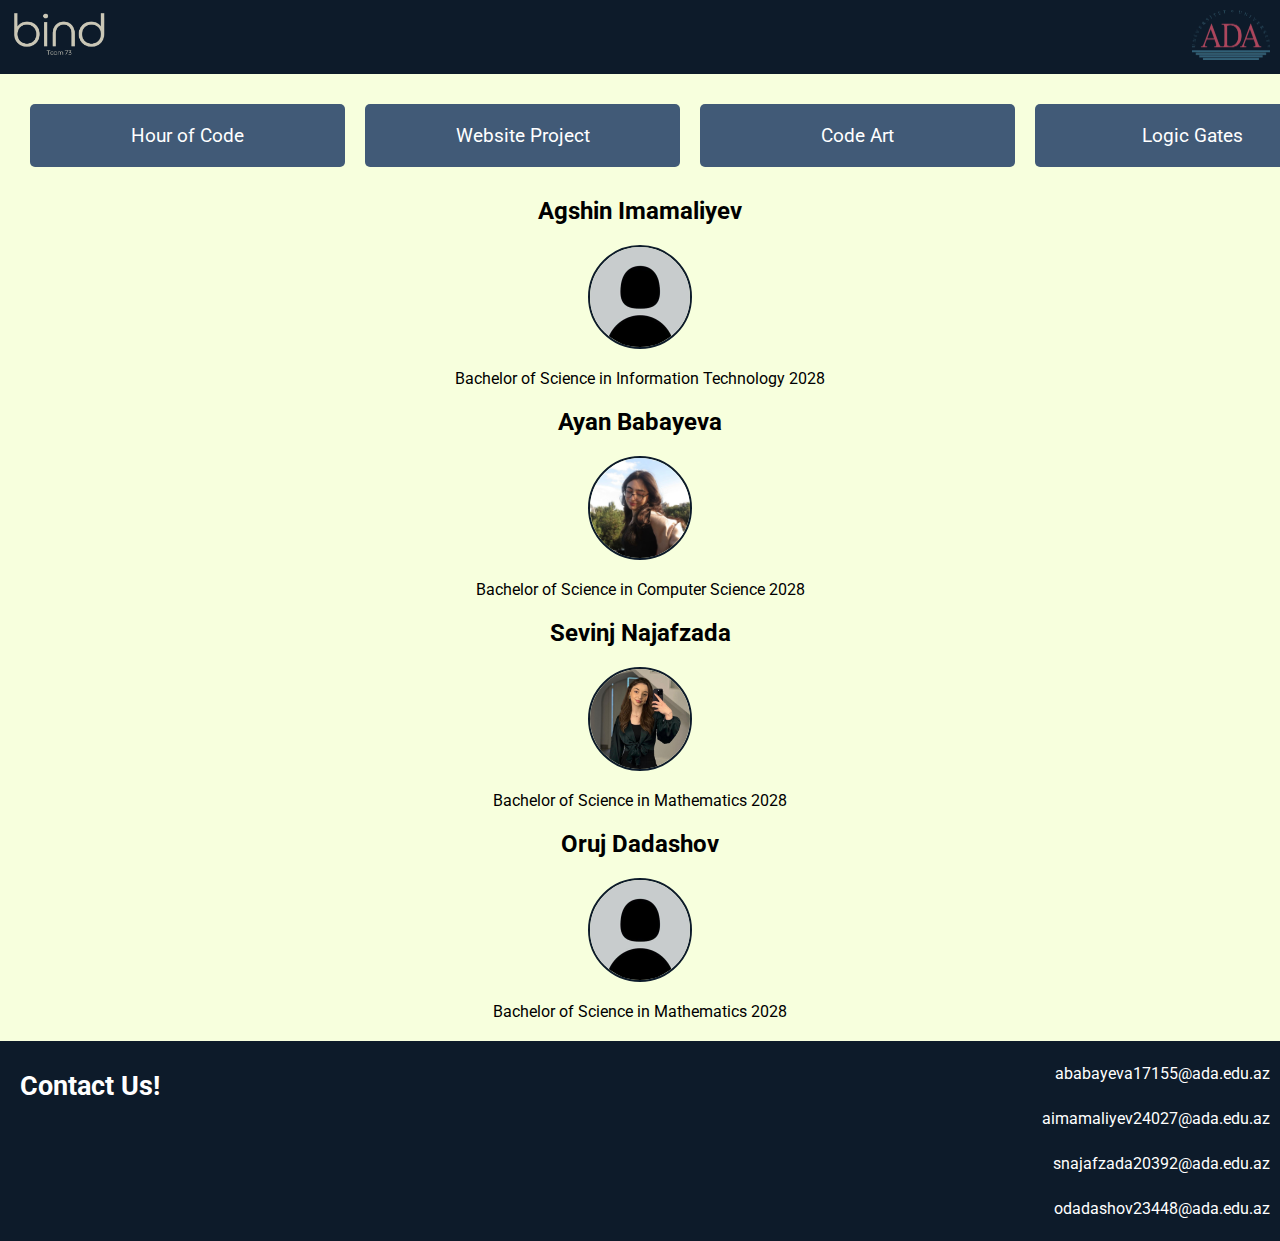
<file: index.html>
<!DOCTYPE html>
<html lang="en">
<head>
    <meta charset="UTF-8">
    <meta name="viewport" content="width=device-width, initial-scale=1.0">
    <link rel="stylesheet" href="styles.css">
    <title>BIND</title>
</head>
<body>
    <div class="header">
        <a href="index.html">
            <img src="logo.png"  class="logo">
        </a>
        <a href="https://www.ada.edu.az/en" target="_blank">
            <img src="adalogo.png" class="ada-logo">
        </a>
    </div>
    
    <div class="container">
        <div class="box">
            <a href="hoc.html" style="color: white; text-decoration: none;">
                Hour of Code
            </a>
        </div>
        <div class="box">
            <a href="wp.html" style="color: white; text-decoration: none;">
                Website Project
            </a>
        </div>
        <div class="box">
            <a href="code-artist.html" style="color: white; text-decoration: none;">
                Code Art

            </a>
        </div>
        <div class="box">
            <a href="lgates.html" style="color: white; text-decoration: none;">
                Logic Gates

            </a>
        </div>
    </div>
    
    <main>
        <div class="team-member">
            <h2><a href="https://www.codecademy.com/profiles/AgshinImamaliyev" style="text-decoration: none; color: inherit;">Agshin Imamaliyev</a></h2>
            <img src="pfp.jpg"  class="profile-pic">
            <p>Bachelor of Science in Information Technology 2028</p>
        </div>
        <div class="team-member">
            <h2><a href="https://www.codecademy.com/profiles/AyanBabayeva" style="text-decoration: none; color: inherit;">Ayan Babayeva</a></h2>
            <img src="ayan.jpeg" class="profile-pic">
            <p>Bachelor of Science in Computer Science 2028</p>
        </div>
        <div class="team-member">
            <h2><a href="https://codecademy.com/profiles/snajafzada" style="text-decoration: none; color: inherit;">Sevinj Najafzada</a></h2>
            <img src="sevinj.jpeg" class="profile-pic">
            <p>Bachelor of Science in Mathematics 2028</p>
        </div>
        <div class="team-member">
            <h2><a href="https://codecademy.com/profiles/oruj" style="text-decoration: none; color: inherit;">Oruj Dadashov</a></h2>
            <img src="pfp.jpg" class="profile-pic">
            <p>Bachelor of Science in Mathematics 2028</p>
        </div>
    </main>
    <div class="footer">
        <h2>Contact Us!</h2>
        <div class="email-container">
            <div class="email-item">
                <p class="email">ababayeva17155@ada.edu.az</p>
                <img src="ayan.jpeg" class="profile-pic-hover">
            </div>
            <div class="email-item">
                <p class="email">aimamaliyev24027@ada.edu.az</p>
                <img src="pfp.jpg" class="profile-pic-hover">
            </div>
            <div class="email-item">
                <p class="email">snajafzada20392@ada.edu.az</p>
                <img src="sevinj.jpeg" class="profile-pic-hover">
            </div>
            <div class="email-item">
                <p class="email">odadashov23448@ada.edu.az</p>
                <img src="pfp.jpg" class="profile-pic-hover">
            </div>
        </div>
    </div>
</body>
</html>
</file>
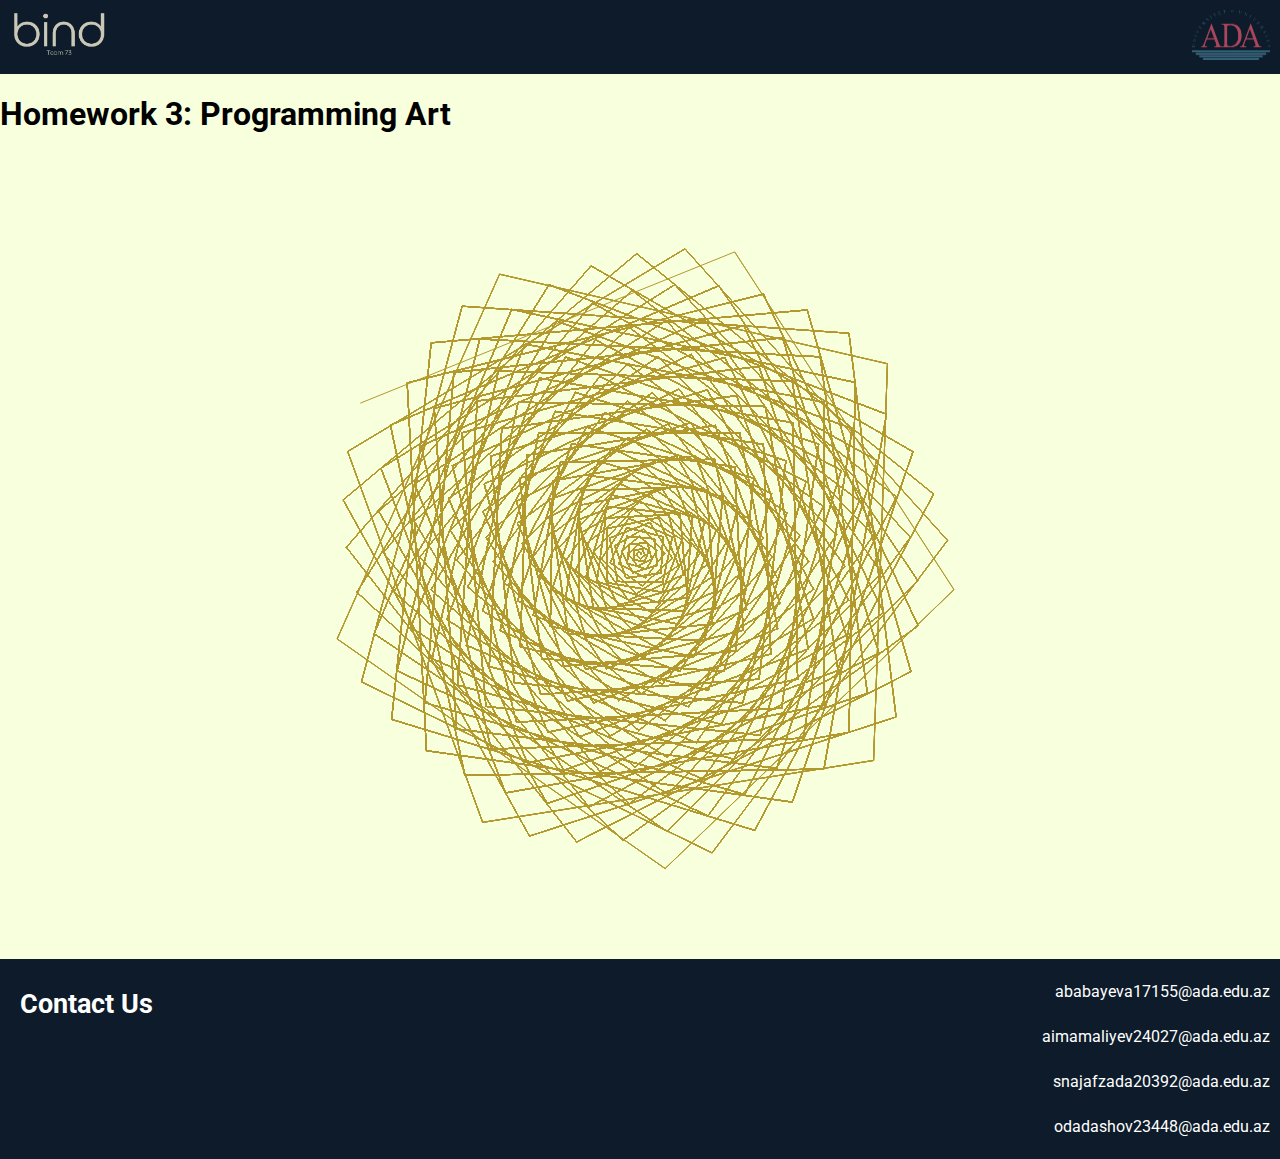
<file: code-artist.html>
<!DOCTYPE html>
<html lang="en">
<head>
    <meta charset="UTF-8">
    <meta name="viewport" content="width=device-width, initial-scale=1.0">
    <link rel="stylesheet" href="styles.css">  
    <title>Homework 3: Programming art</title>
</head>
<body>
    <div class="header">
        <a href="index.html">
            <img src="logo.png" alt="Logo" class="logo">
        </a>
        <a href="https://www.ada.edu.az/en" target="_blank">
            <img src="adalogo.png" alt="Ada Logo" class="ada-logo">
        </a>
    </div>

    <main>
        <h1>Homework 3: Programming Art</h1>
        <div style="text-align:center">
            <canvas id="art-canvas" width="900" height="800">
                Sorry ... your browser doesn't support the HTML5 canvas element.
            </canvas>        
        </div>          

        <script type="text/javascript" src="scripts.js"></script>
        <script type="text/javascript">
            // Get reference to the 2D context of the canvas
            let canvas = document.getElementById("art-canvas");
            let context = canvas.getContext("2d");
            // Sets the color for drawing lines using red, green and blue components
            context.strokeStyle = `rgb(${255 * Math.random()}, ${255 * Math.random()}, ${255 * Math.random()})`;
            DrawSpiral(context);
        </script>
    </main>

    <div class="footer">
        <h2>Contact Us</h2>
        <div class="email-container">
            <div class="email-item">
                <p class="email">ababayeva17155@ada.edu.az</p>
                <img src="ayan.jpeg" class="profile-pic-hover">
            </div>
            <div class="email-item">
                <p class="email">aimamaliyev24027@ada.edu.az</p>
                <img src="pfp.jpg" class="profile-pic-hover">
            </div>
            <div class="email-item">
                <p class="email">snajafzada20392@ada.edu.az</p>
                <img src="sevinj.jpeg" class="profile-pic-hover">
            </div>
            <div class="email-item">
                <p class="email">odadashov23448@ada.edu.az</p>
                <img src="pfp.jpg" class="profile-pic-hover">
            </div>
        </div>
    </div>
</body>
</html>
</file>
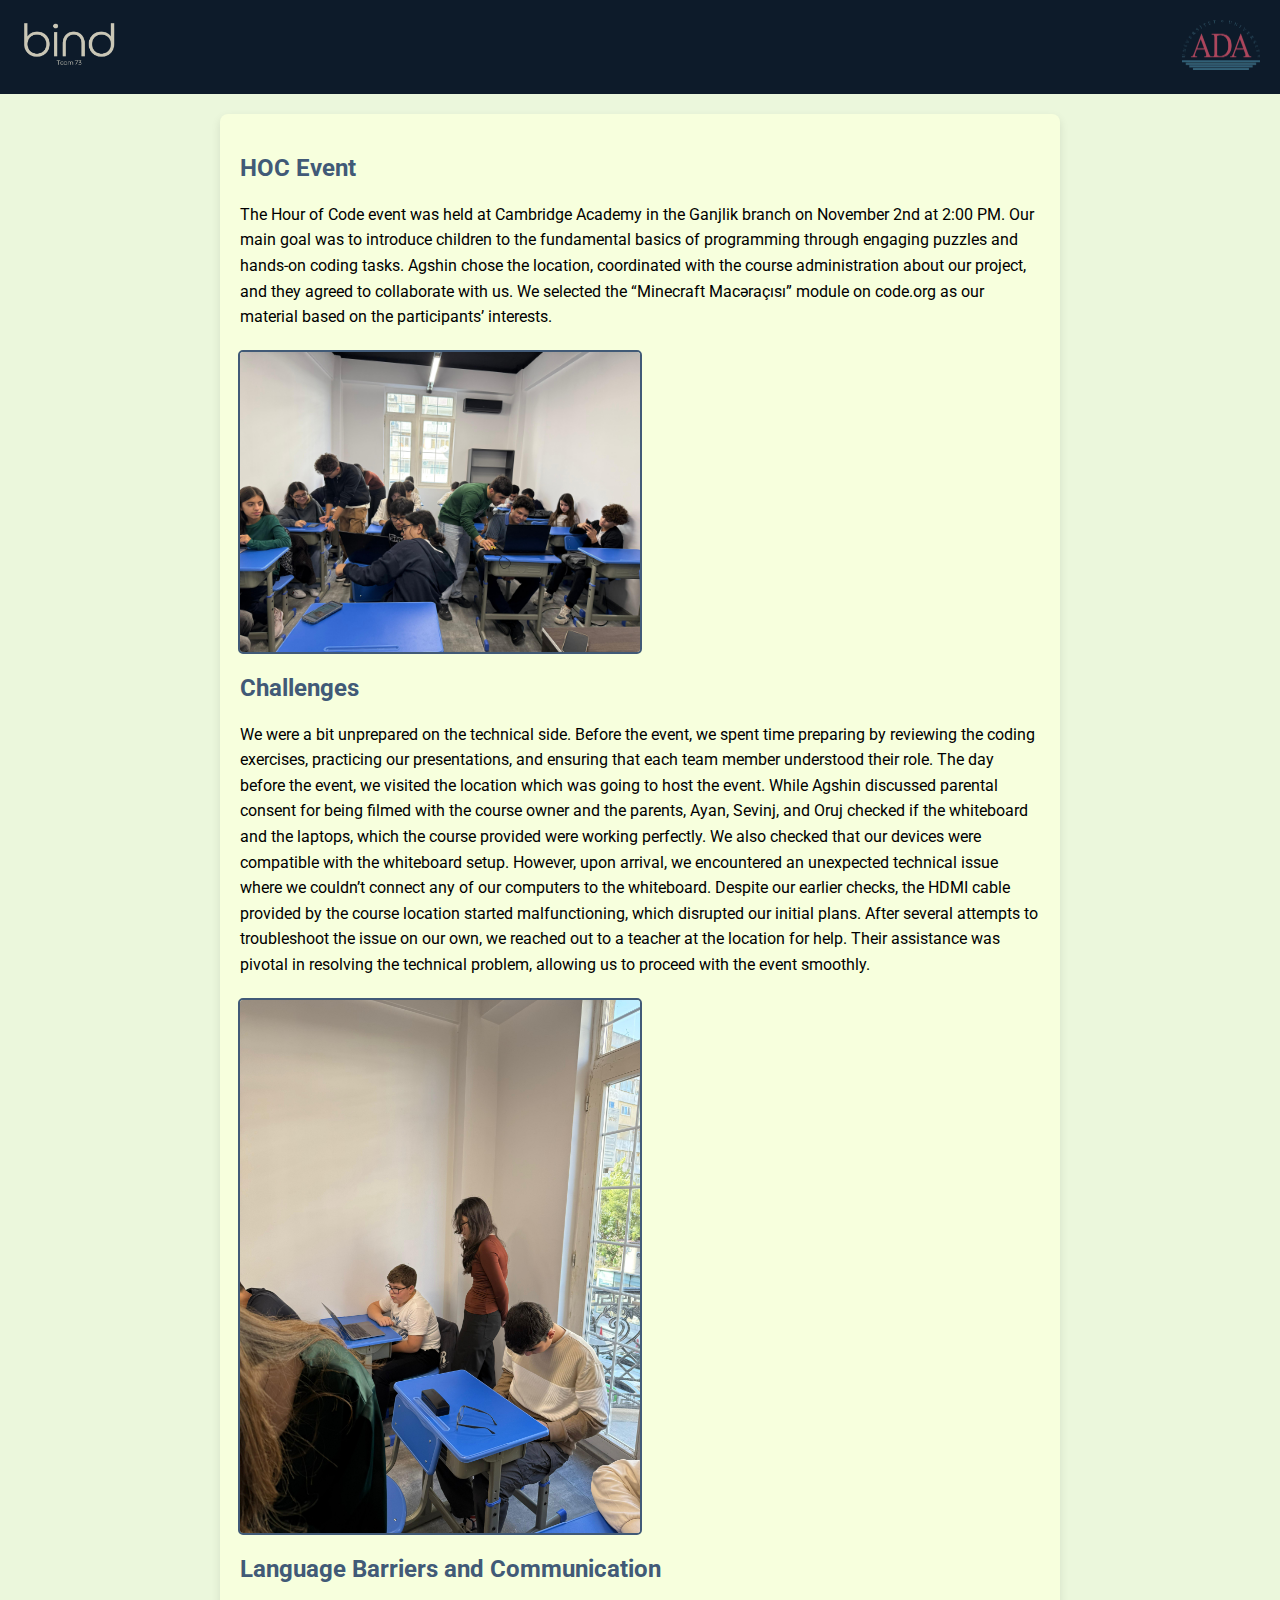
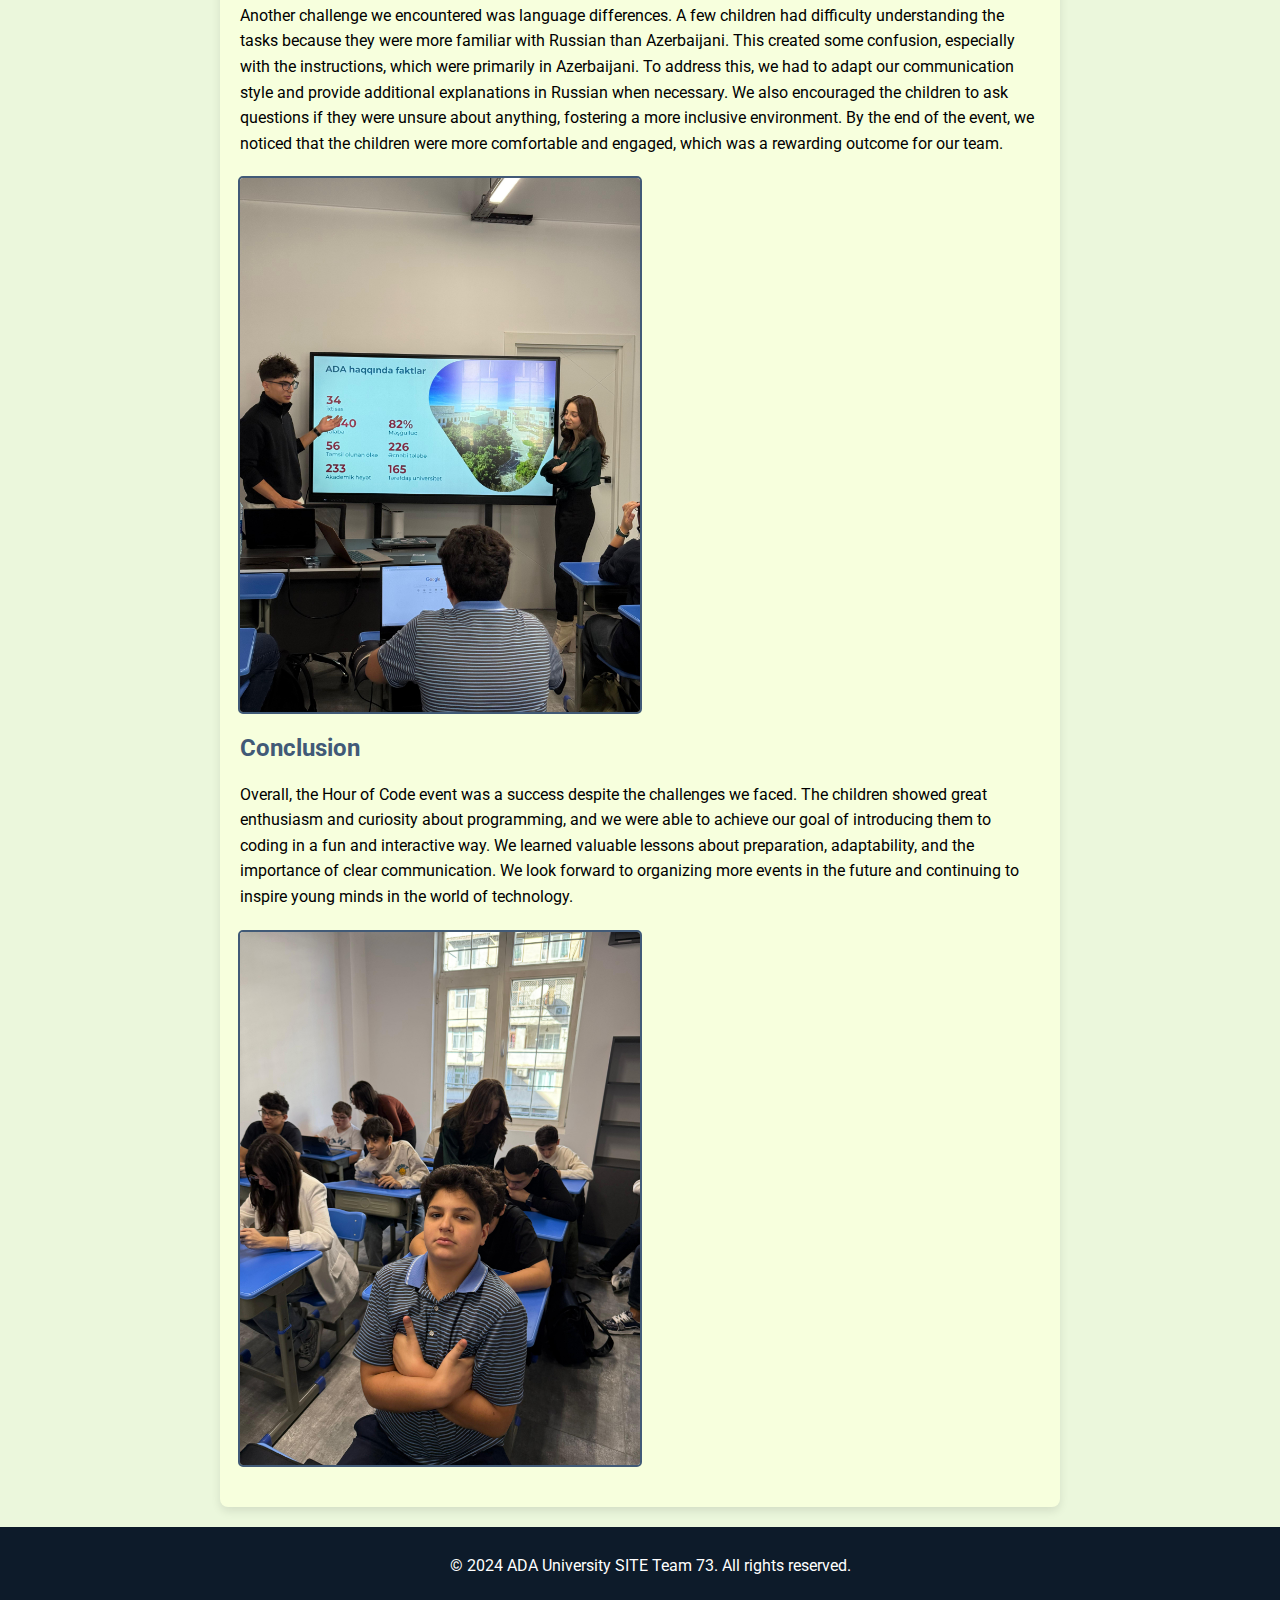
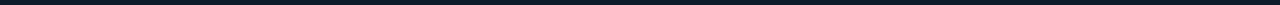
<file: hoc.html>
<!DOCTYPE html>
<html lang="en">
<head>
    <meta charset="UTF-8">
    <meta name="viewport" content="width=device-width, initial-scale=1.0">
    <link rel="stylesheet" href="styles.css">
    <link rel="stylesheet" href="https://fonts.googleapis.com/css2?family=Roboto:wght@400;700&display=swap">
    <title>Hour of Code Event</title>
    <style>
        body {
            font-family: 'Roboto', sans-serif;
            background-color: #ebf7dc;
            margin: 0;
            padding: 0;
        }
        .header {
            background-color: #0d1b2a;
            color: rgb(247, 255, 231);
            padding: 20px;
            text-align: center;
        }
        main {
            max-width: 800px;
            margin: 20px auto;
            padding: 20px;
            background-color: rgb(247, 255, 221);
            border-radius: 8px;
            box-shadow: 0 4px 10px rgba(0, 0, 0, 0.1);
        }
        h1, h2 {
            color: #415a77;
        }
        p {
            line-height: 1.6;
            margin-bottom: 15px;
        }
        .imagess {
            width: 50%; 
            height: auto; 
            margin: 20px 0;
            display: flex;
            justify-content: center;
            align-items: center;
        }
        .imagess img {
            max-width: 100%; 
            border: 2px solid #415a77; 
            border-radius: 5px; 
        }
        footer {
            text-align: center;
            padding: 10px;
            background-color: #0d1b2a;
            color: white;
            position: relative;
            bottom: 0;
            width: 100%;
        }
    </style>
</head>
<body>
    <div class="header">
        <a href="index.html">
            <img src="logo.png" alt="Logo" class="logo">
        </a>
        <a href="https://www.ada.edu.az/en" target="_blank">
            <img src="adalogo.png" alt="Ada Logo" class="ada-logo">
        </a>
    </div>
    
    <main>
        <h2>HOC Event</h2>
        <p>The Hour of Code event was held at Cambridge Academy in the Ganjlik branch on November 2nd at 2:00 PM. Our main goal was to introduce children to the fundamental basics of programming through engaging puzzles and hands-on coding tasks. Agshin chose the location, coordinated with the course administration about our project, and they agreed to collaborate with us. We selected the “Minecraft Macəraçısı” module on code.org as our material based on the participants’ interests.</p>
        <div class="imagess">
            <img src="2.jpeg" alt="Hour of Code Event">
        </div>

        <h2>Challenges</h2>
        <p>We were a bit unprepared on the technical side. Before the event, we spent time preparing by reviewing the coding exercises, practicing our presentations, and ensuring that each team member understood their role. The day before the event, we visited the location which was going to host the event. While Agshin discussed parental consent for being filmed with the course owner and the parents, Ayan, Sevinj, and Oruj checked if the whiteboard and the laptops, which the course provided were working perfectly. We also checked that our devices were compatible with the whiteboard setup. However, upon arrival, we encountered an unexpected technical issue where we couldn’t connect any of our computers to the whiteboard. Despite our earlier checks, the HDMI cable provided by the course location started malfunctioning, which disrupted our initial plans. After several attempts to troubleshoot the issue on our own, we reached out to a teacher at the location for help. Their assistance was pivotal in resolving the technical problem, allowing us to proceed with the event smoothly.</p>
        <div class="imagess">
            <img src="1.jpeg" alt="Challenges Faced">
        </div>

        <h2>Language Barriers and Communication</h2>
        <p>Another challenge we encountered was language differences. A few children had difficulty understanding the tasks because they were more familiar with Russian than Azerbaijani. This created some confusion, especially with the instructions, which were primarily in Azerbaijani. To address this, we had to adapt our communication style and provide additional explanations in Russian when necessary. We also encouraged the children to ask questions if they were unsure about anything, fostering a more inclusive environment. By the end of the event, we noticed that the children were more comfortable and engaged, which was a rewarding outcome for our team.</p>
        <div class="imagess">
            <img src="3.jpeg" alt="Language Barriers">
        </div>

        <h2>Conclusion</h2>
        <p>Overall, the Hour of Code event was a success despite the challenges we faced. The children showed great enthusiasm and curiosity about programming, and we were able to achieve our goal of introducing them to coding in a fun and interactive way. We learned valuable lessons about preparation, adaptability, and the importance of clear communication. We look forward to organizing more events in the future and continuing to inspire young minds in the world of technology.</p>
        <div class="imagess">
            <img src="4.jpeg" alt="Conclusion">
        </div>
    </main>

    <footer>
        <p>&copy; 2024 ADA University SITE Team 73. All rights reserved.</p>
        <p> </p>
    </footer>
</body>
</html>
</file>
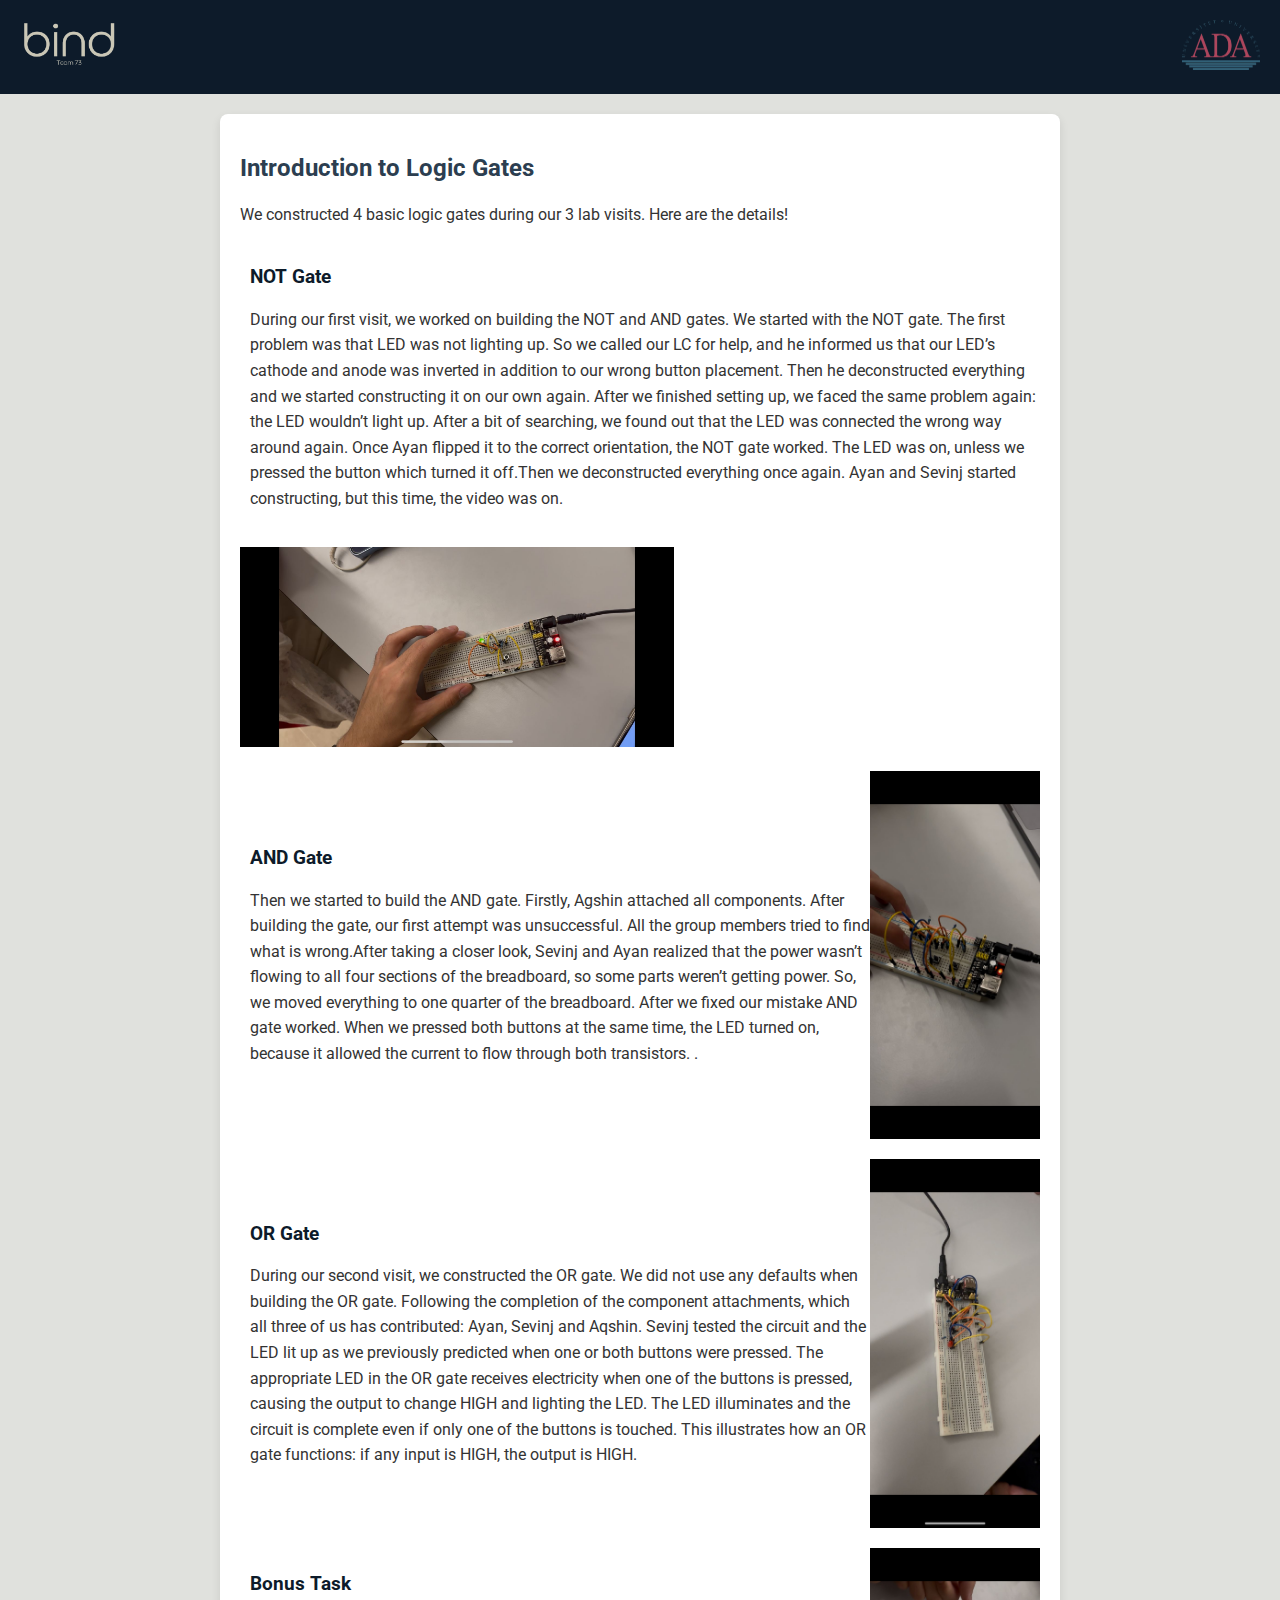
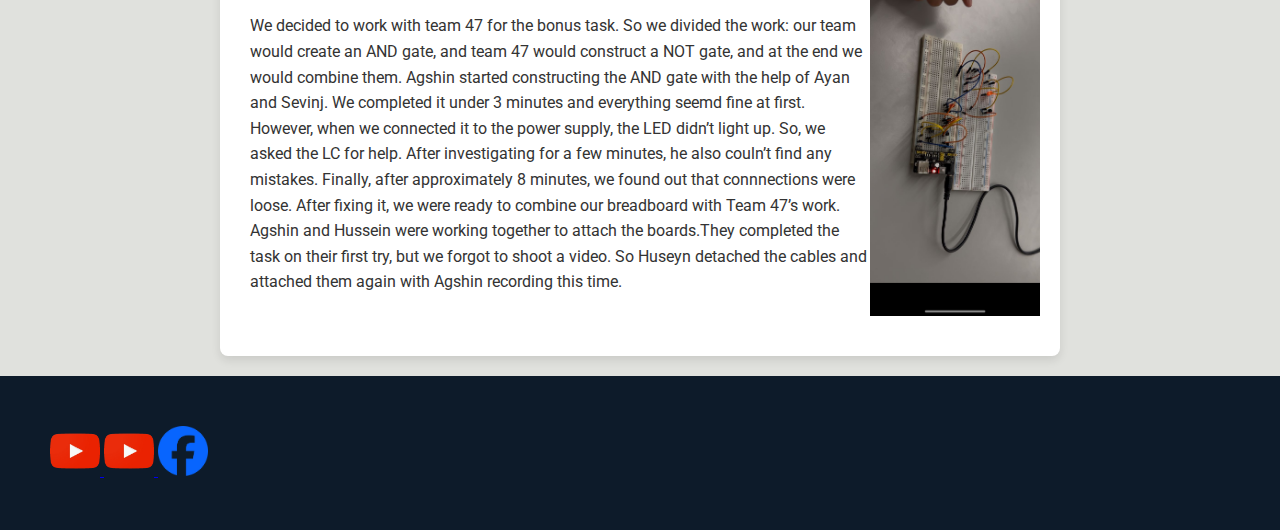
<file: lgates.html>
<!DOCTYPE html>
<html lang="en">
<head>
    <meta charset="UTF-8">
    <meta name="viewport" content="width=device-width, initial-scale=1.0">
    <link rel="stylesheet" href="styles.css">
    <title>Logic Gates</title>
    <style>
        body {
            font-family: 'Roboto', sans-serif;
            margin: 0;
            padding: 0;
            background-color: #e0e1dd;
        }
        .header {
            background-color: #0d1b2a;
            color: white;
            padding: 20px;
            text-align: center;
        }
        main {
            max-width: 800px;
            margin: 20px auto;
            padding: 20px;
            background-color: white;
            border-radius: 8px;
            box-shadow: 0 4px 10px rgba(0, 0, 0, 0.1);
        }

        h1, h2, h3 {
            color: #2c3e50; 
        }

        p {
           color: #333333; 
          line-height: 1.6;
          margin-bottom: 15px;
        }
        .logic-gate {
            margin: 20px 0;
            display: flex; 
            justify-content: space-between;
            align-items: center; 
        }

        .logic-gate h3 {
           color: #0d1b2a; 
        }

        .gate-image {
            width: 170px; 
            transition: transform 0.3s ease;
        }
        .not-gate-image {
               height: 200px; 
               width: auto; 
        }
        .gate-image:hover {
            transform: scale(1.1);
        }
        .gate-text {
            flex: 1; 
            text-align: left; 
            margin-left: 10px; 
        }

        .footer {
         background-color: #0d1b2a; 
         color: white; 
         padding: 50px; 
         display: flex; 
         justify-content: space-between; 
         align-items: center; 
        }


    </style>
</head>
<body>
    
    <div class="header">
        <a href="index.html">
            <img src="logo.png" alt="Logo" class="logo">
        </a>
        <a href="https://www.ada.edu.az/en" target="_blank">
            <img src="adalogo.png" alt="Ada Logo" class="ada-logo">
        </a>
    </div>
    
    <main>
        <h2>Introduction to Logic Gates</h2>
        <p>We constructed 4 basic logic gates during our 3 lab visits. Here are the details!</p>

        <div class="logic-gate">
            <div class="gate-text">
                <h3>NOT Gate</h3>
                <p>During our first visit, we worked on building the NOT and AND gates.

                    We started with the NOT gate. The first problem was that LED was not lighting up. So we called our LC for help, and he informed us that our LED’s cathode and anode was inverted in addition to our wrong button placement. Then he deconstructed everything and we started constructing it on our own again. After we finished setting up, we faced the same problem again: the LED wouldn’t light up. After a bit of searching, we found out that the LED was connected the wrong way around again. Once Ayan flipped it to the correct orientation, the NOT gate worked. The LED was on, unless we pressed the button which turned it off.Then we deconstructed everything once again. Ayan and Sevinj started constructing, but this time, the video was on. </p>
            </div>
        </div>
        <img src="not.jpeg" class="gate-image not-gate-image"> 
        

        <div class="logic-gate">
            <div class="gate-text">
                <h3>AND Gate</h3>
                <p>
                    Then we started to build the AND gate. Firstly, Agshin attached all components. After building the gate, our first attempt was unsuccessful. All the group members tried to find what is wrong.After taking a closer look, Sevinj and Ayan realized that the power wasn’t flowing to all four sections of the breadboard, so some parts weren’t getting power. So, we moved everything to one quarter of the breadboard. After we fixed our mistake AND gate worked. When we pressed both buttons at the same time, the LED turned on, because it allowed the current to flow through both transistors.
                    .</p>
            </div>
            <img src="and.jpeg" class="gate-image">
        </div>

        <div class="logic-gate">
            <div class="gate-text">
                <h3>OR Gate</h3>
                <p>During our second visit, we constructed the OR gate.

                    We did not use any defaults when building the OR gate. Following the completion of the component attachments, which all three of us has contributed: Ayan, Sevinj and Aqshin. Sevinj tested the circuit and the LED lit up as we previously predicted when one or both buttons were pressed.
                    The appropriate LED in the OR gate receives electricity when one of the buttons is pressed, causing the output to change HIGH and lighting the LED. The LED illuminates and the circuit is complete even if only one of the buttons is touched. This illustrates how an OR gate functions: if any input is HIGH, the output is HIGH.
                    </p>
            </div>
            <img src="or.jpeg" class="gate-image">
        </div>


        <div class="logic-gate">
            <div class="gate-text">
                <h3>Bonus Task</h3>
                <p>We decided to work with team 47 for the bonus task. So we divided the work: our team would create an AND gate, and team 47 would construct a NOT gate, and at the end we would combine them.
                    Agshin started constructing the AND gate with the help of Ayan and Sevinj. We completed it under 3 minutes and everything seemd fine at first. However, when we connected it to the power supply, the LED didn’t light up. So, we asked the LC for help. After investigating for a few minutes, he also couln’t find any mistakes. Finally, after approximately 8 minutes, we found out that connnections were loose. After fixing it, we were ready to combine our breadboard with Team 47’s work.
                    
                    Agshin and Hussein were working together to attach the boards.They completed the task on their first try, but we forgot to shoot a video. So Huseyn detached the cables and attached them again with Agshin recording this time. </p>
            </div>
            <img src="bonus.jpeg" class="gate-image">
        </div>
    </main>
    <footer class="footer">
        <div style="text-align: center;">
            <a href="https://youtu.be/Eeb9xnG3uzg?si=VHWbCnnBf8xyc-ik" target="_blank">
                <img src="yt.png"  style="width: 50px; height: auto;">
            </a> 
            <a href="https://youtube.com/shorts/OLwnUlSebk4?si=4CyxcGJZkJp9FuE1" target="_blank">
                <img src="yt.png" style="width: 50px; height: auto;">       
            </a>
            <a href="https://www.facebook.com/share/r/hTmyiZUSQKMthgUF/?mibextid=CTbP7E" target="_blank">
                <img src="fb logo.png" style="width: 50px; height: auto;">      
            </a> 
        </div>
    </footer>
</body>
</html>
</file>
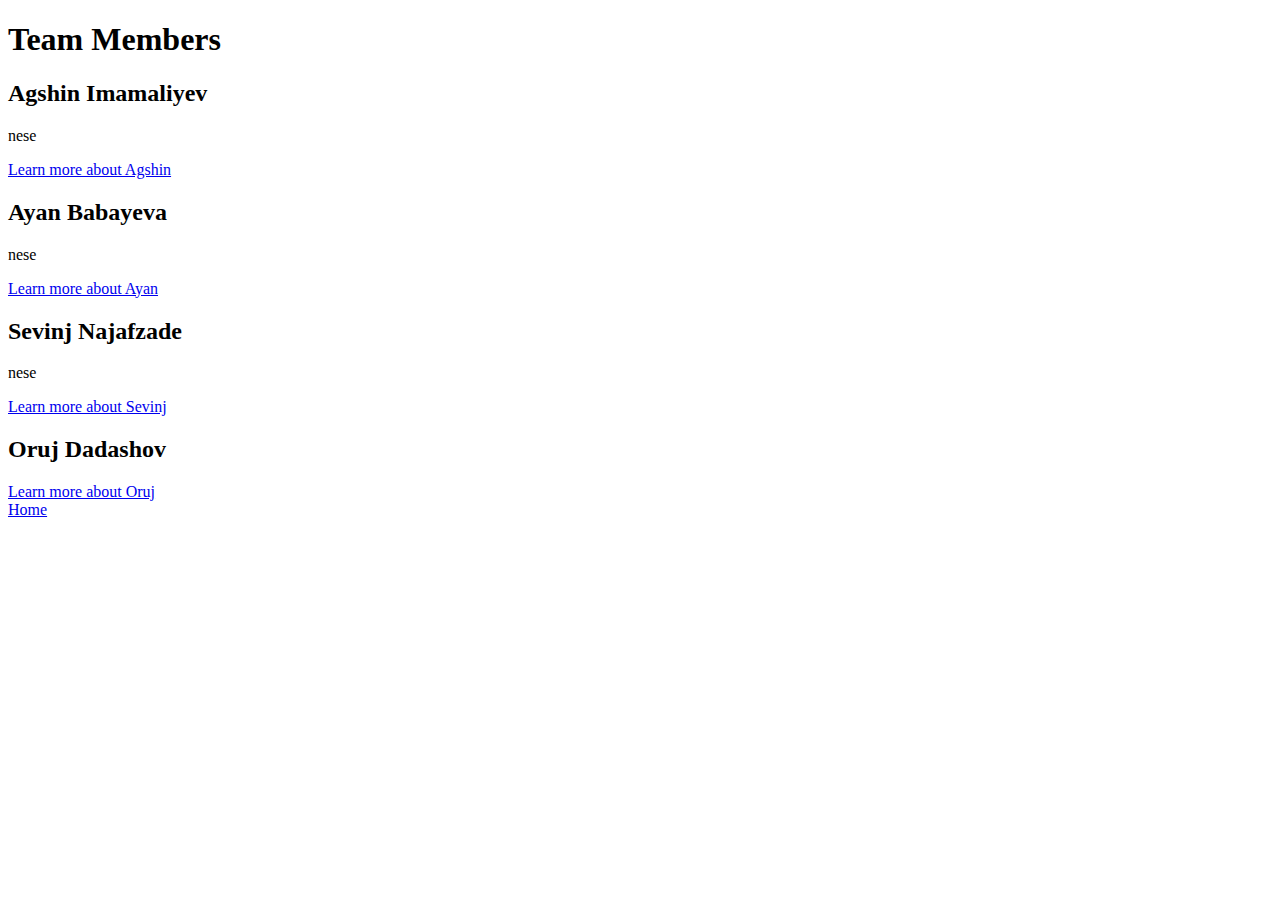
<file: tm.html>
<!DOCTYPE html>
<html lang="en">
<head>
    <meta charset="UTF-8">
    <meta name="viewport" content="width=device-width, initial-scale=1.0">
    <title>Team Members</title>
</head>
<body>
    <header>
        <h1>Team Members</h1>
    </header>
    <main>
    
        <div class="team-member">
            <h2>Agshin Imamaliyev</h2>
            <p>nese</p>
            <a href="codecademy.com/profiles/aqsin">Learn more about Agshin</a>
        </div>

        <div class="team-member">
            <h2>Ayan Babayeva</h2>
            <p>nese</p>
            <a href="codecademy.com/profiles/aqsin">Learn more about Ayan</a>
        </div>

        <div class="team-member">
            <h2>Sevinj Najafzade</h2>
            <p>nese</p>
            <a href="codecademy.com/profiles/aqsin">Learn more about Sevinj</a>
        </div>

        <div class="team-member">
            <h2>Oruj Dadashov</h2>
            <p></p>
            <a href="codecademy.com/profiles/aqsin">Learn more about Oruj</a>
        </div>
    </main>
    <footer>
        <a href="index.html">Home</a>
    </footer>
</body>
</html>
</file>
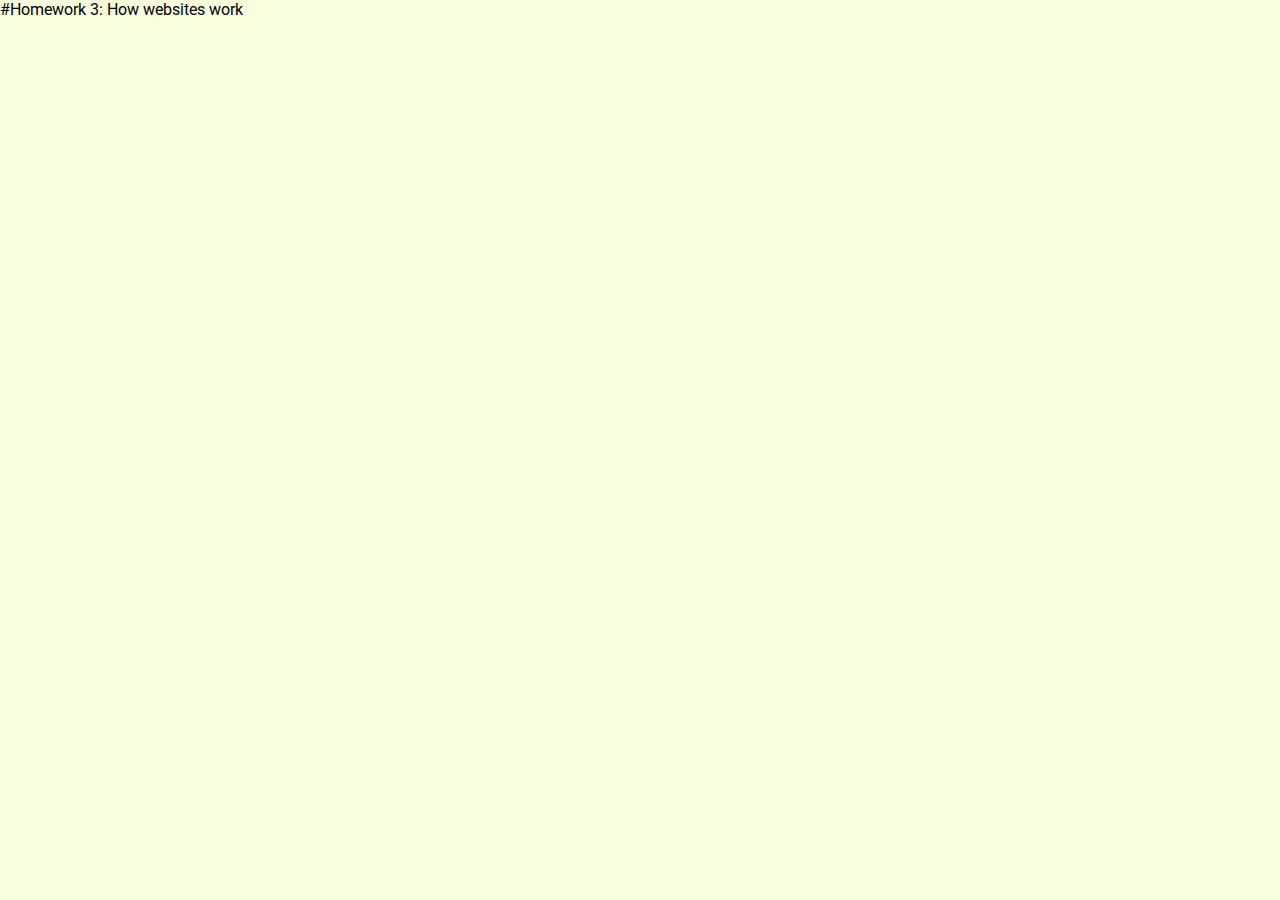
<file: web-project.html>
<!DOCTYPE html>
<!-- 
    SITE 1101 Principles of Information Systems 
    (c)202X by Name Surname 
    Submitted in partial fulfillment of the requirements of the course.
-->
<html>
    <head>
        <title>Homework 3: Website project</title>
        <link rel="stylesheet" href="styles.css">  
        <script type="text/javascript" src="scripts.js"></script>      
    </head>
    <body>
        #Homework 3: How websites work 
    </body>
</html>
</file>
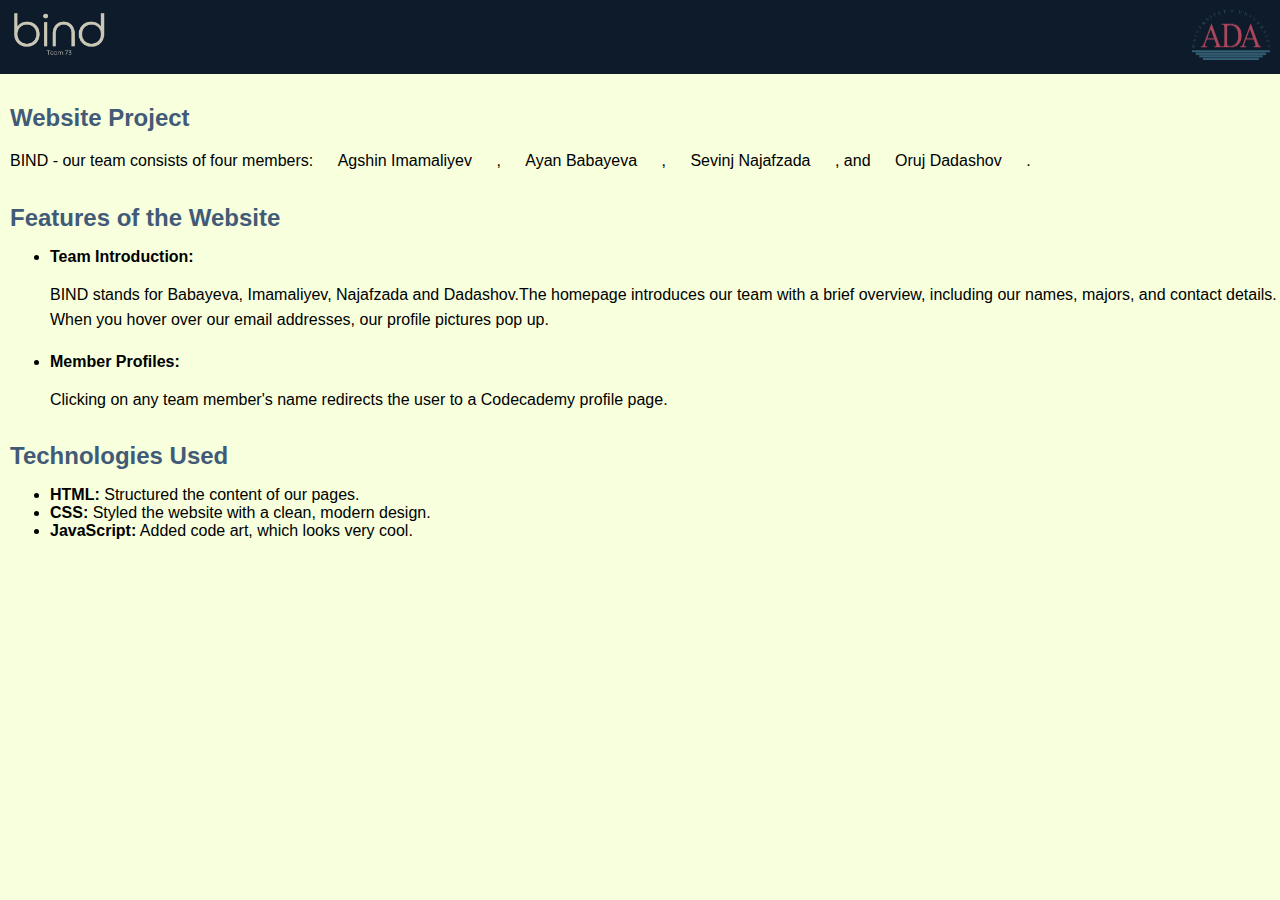
<file: wp.html>
<!DOCTYPE html>
<html lang="en">
<head>
    <meta charset="UTF-8">
    <meta name="viewport" content="width=device-width, initial-scale=1.0">
    <link rel="stylesheet" href="styles.css">
    <title>ADA SITE hw</title>
    <style>
        body {
            font-family: 'Arial', sans-serif; 
            background-color: #f7ffdd; 
            margin: 0;
        }
        h1 {
            color: #0d1b2a;
            margin-bottom: 20px;
        }
        h2 {
            color: #415a77;
            margin-top: 30px; 
            margin-bottom: 15px; 
        }
        p {
            line-height: 1.6; 
            margin-bottom: 20px; 
        }
        ul {
            margin-bottom: 20px; 
        }

        a {
            color: inherit; 
            text-decoration: none;  
        }

        .team-member {
            position: relative;
        }

        .profile-pic-hover {
            position: absolute;
            left: 30px;
            top: 300%;
            width: 50px;
            height: 50px;
            border-radius: 50%;
            box-shadow: 0 4px 10px rgba(0, 0, 0, 0.2);
        }   

        .team-member:hover .profile-pic-hover {
          display: block;
        }

        .team-introduction{
            position: relative;
            padding-left: 10px;
        }

    </style>
</head>
<body>
    <div class="header">
        <a href="index.html">
            <img src="logo.png" class="logo" alt="Logo">
        </a>
        <a href="https://www.ada.edu.az/en" target="_blank">
            <img src="adalogo.png" class="ada-logo" alt="Ada Logo">
        </a>
    </div>
    
    <main>
        <section class="team-introduction">
            <h2>Website Project</h2>
            <p>
                BIND - our team consists of four members: 
                <span class="team-member">
                    <a href="https://www.codecademy.com/profiles/AgshinImamaliyev" target="_blank">Agshin Imamaliyev</a>
                    <img src="pfp.jpg" class="profile-pic-hover" alt="Agshin Imamaliyev">
                </span>, 
                <span class="team-member">
                    <a href="https://www.codecademy.com/profiles/AyanBabayeva" target="_blank">Ayan Babayeva</a>
                    <img src="ayan.jpeg" class="profile-pic-hover" alt="Ayan Babayeva">
                </span>, 
                <span class="team-member">
                    <a href="https://codecademy.com/profiles/snajafzada" target="_blank">Sevinj Najafzada</a>
                    <img src="sevinj.jpeg" class="profile-pic-hover" alt="Sevinj Najafzada">
                </span>, 
                and 
                <span class="team-member">
                    <a href="https://codecademy.com/profiles/oruj" target="_blank">Oruj Dadashov</a>
                    <img src="pfp.jpg" class="profile-pic-hover" alt="Oruj Dadashov">
                </span>.
            </p>
            <h2>Features of the Website</h2>
            <ul>
                <li>
                    <strong>Team Introduction:</strong>
                    <p>BIND stands for Babayeva, Imamaliyev, Najafzada and Dadashov.The homepage introduces our team with a brief overview, including our names, majors, and contact details. When you hover over our email addresses, our profile pictures pop up.</p>
                </li>
                <li>
                    <strong>Member Profiles:</strong>
                    <p>Clicking on any team member's name redirects the user to a Codecademy profile page.</p>
                </li>
            </ul>
            <h2>Technologies Used</h2>
            <ul>
                <li><strong>HTML:</strong> Structured the content of our pages.</li>
                <li><strong>CSS:</strong> Styled the website with a clean, modern design.</li>
                <li><strong>JavaScript:</strong> Added code art, which looks very cool.</li>
            </ul>
        </section>      
    </main>
    
</body>
</html>
</file>
<file: styles.css>
@import url('https://fonts.googleapis.com/css2?family=Roboto:wght@400;700&display=swap');

body {
    font-family: 'Roboto', sans-serif;
    margin: 0;
    padding: 0;
    background-color: #f7ffdd;
}

.header {
    display: flex;
    justify-content: space-between;
    align-items: center;
    padding: 10px;
    background-color: #0d1b2a;
}

.logo, .ada-logo {
    height: 50px;
}

.container {
    display: flex;
    justify-content: space-around;
    align-items: center;
    margin: 20px;
}

.box {
    background-color: #415a77;
    color: white;
    padding: 20px;
    margin: 10px;
    border-radius: 5px;
    text-align: center;
    flex: 0 0 275px;
    height: auto;
    font-size: 1.2em;
}

.box a {
    display: block;
    color: #e0e1dd;
    text-decoration: none;
    height: 100%;
    width: 100%;
}

.team-member {
    margin: 20px;
    text-align: center;
}

.profile-pic {
    width: 100px;
    height: 100px;
    border-radius: 50%;
    border: 2px solid #0d1b2a;
}

.box {
    transition: transform 0.3s, box-shadow 0.3s;
}

.box:hover {
    transform: translateY(-5px);
    box-shadow: 0 4px 15px rgba(0, 0, 0, 0.2);
}

.footer {
    background-color: #0d1b2a; 
    color: white; 
    padding: 10px; 
    display: flex; 
    justify-content: space-between; 
    align-items: center; 
}

.footer h2 {
    margin: -100px 0 10px 0; 
    font-size: 1.7em; 
    padding-left: 10px;
}
.contact-title {
    margin: -1; 
    flex: 1; 
}

.email-container {
    display: flex; 
    flex-direction: column; 
    align-items: flex-end; 
}

.email-item {
    position: relative; 
    margin: -3px 0; 
}

.profile-pic-hover {
    display: none; 
    position: absolute; 
    top: 50%; 
    left: -60px; 
    transform: translateY(-50%); 
    width: 50px; 
    height: 50px; 
    border-radius: 50%; 
    box-shadow: 0 4px 10px rgba(0, 0, 0, 0.2); 
}

.email-item:hover .profile-pic-hover {
    display: block; 
}

.imagess {
    float: center; 
    width: 40%; 
    margin-left: 20px; 
    margin-bottom: 20px; 
}

.profile-pic {
    width: 100px;
    border-radius: 50%;
    transition: transform 0.3s ease; 
    border: 2px solid #0d1b2a;
}

.profile-pic:hover {
    transform: scale(1.1); 
}
</file>
